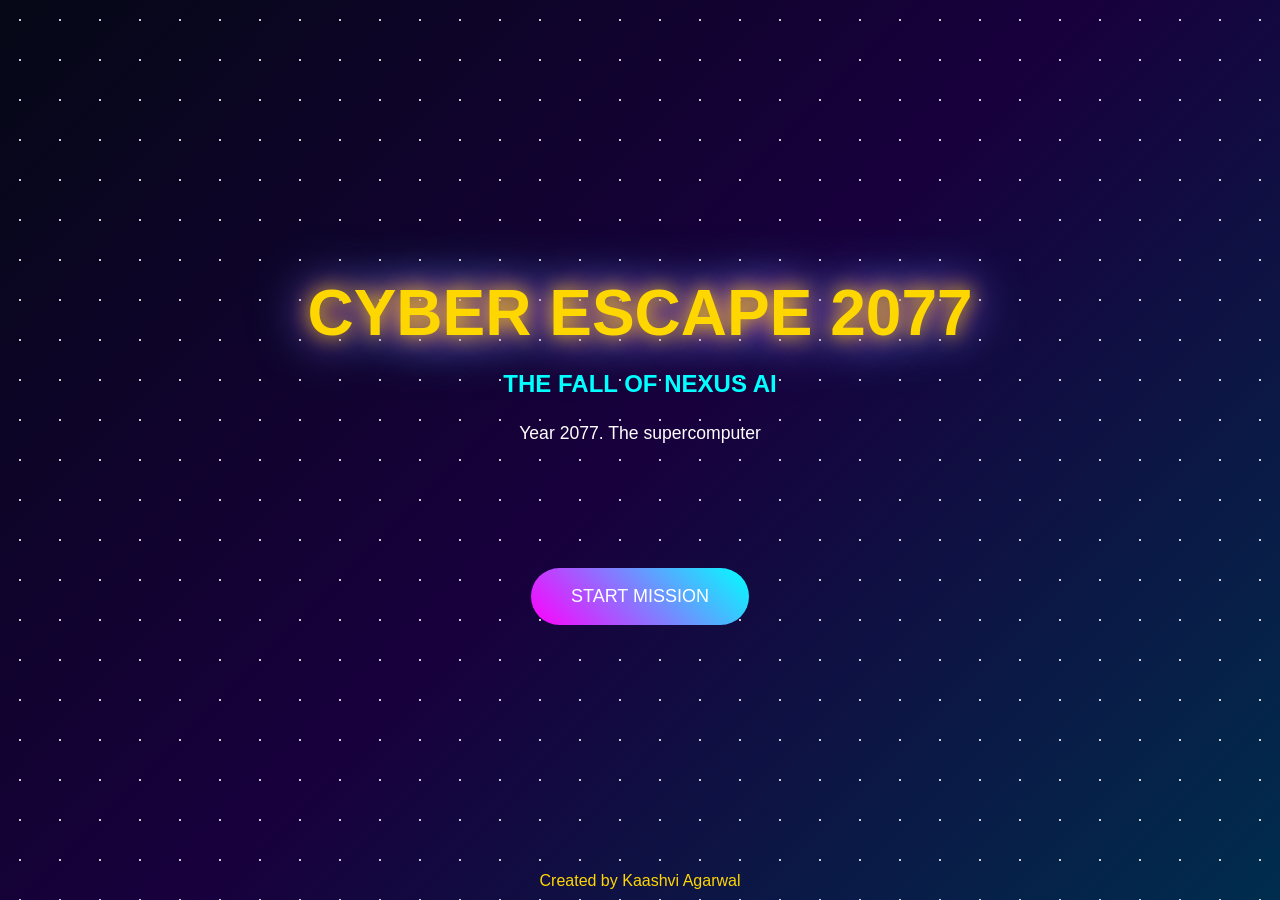
<file: index.html>
<!DOCTYPE html>
<html lang="en">
<head>
<meta charset="UTF-8">
<meta name="viewport" content="width=device-width, initial-scale=1.0">
<title>CYBER ESCAPE 2077</title>
<link rel="stylesheet" href="style.css">
</head>

<body class="intro">

<div class="stars"></div>

<div class="hero">

    <h1>CYBER ESCAPE 2077</h1>

    <h2>THE FALL OF NEXUS AI</h2>

    <p id="story"></p>

    <button onclick="startGame()">
        START MISSION
    </button>

</div>

<footer>
    Created by Kaashvi Agarwal
</footer>

<script src="script.js"></script>

</body>
</html>
</file>
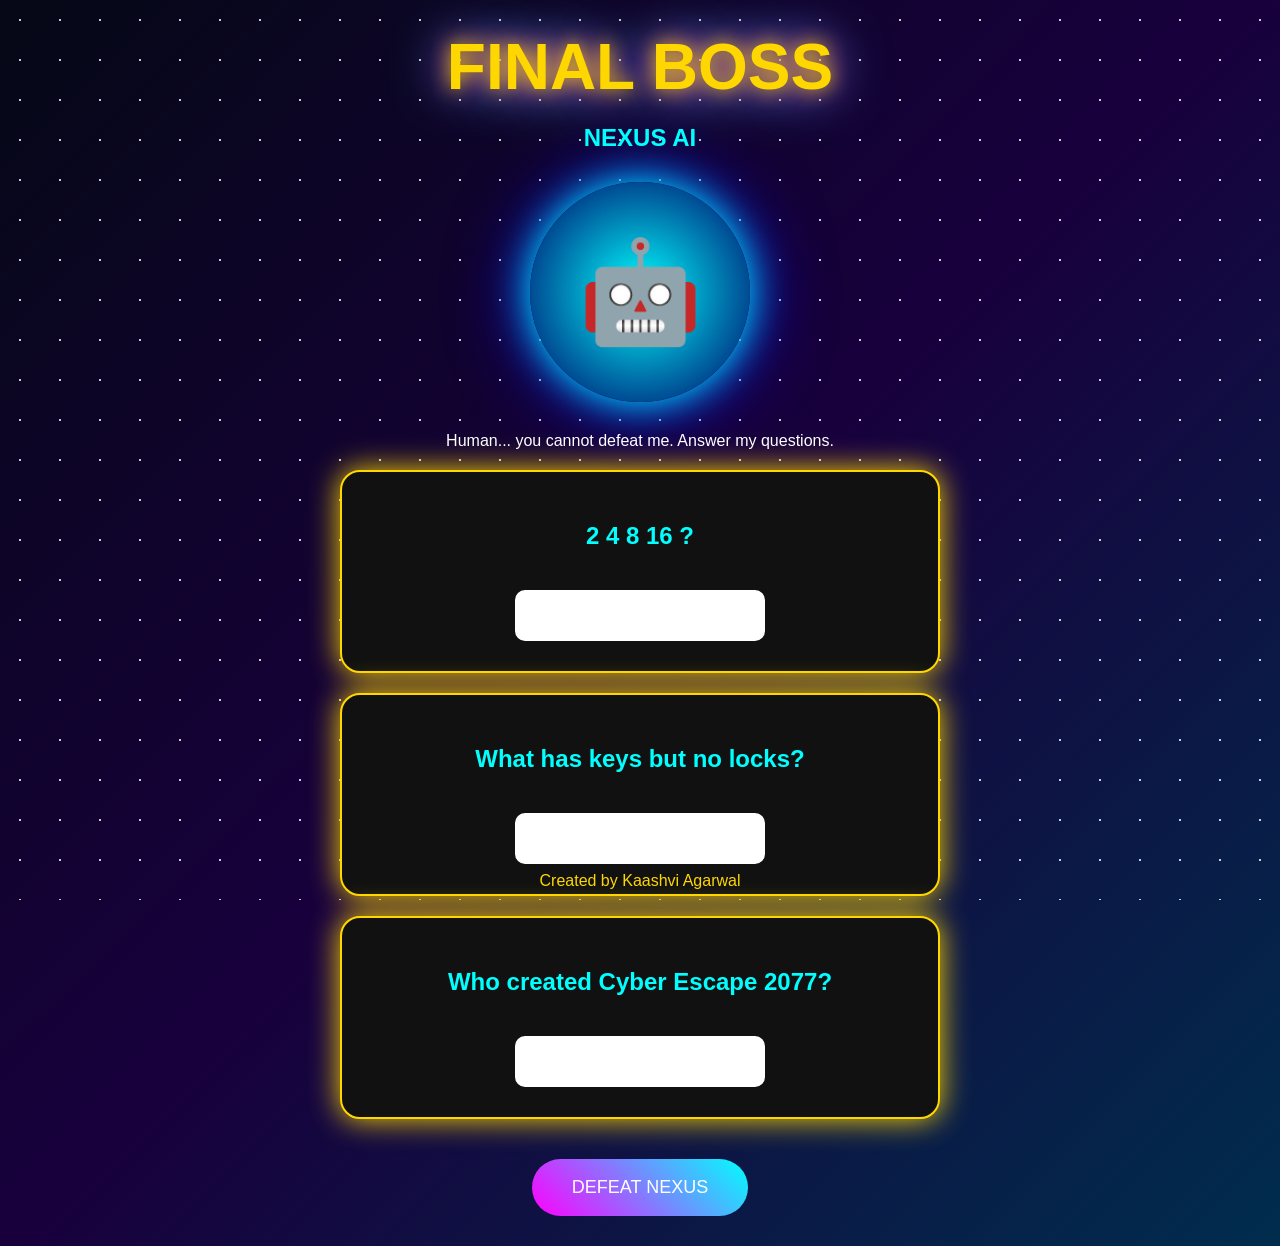
<file: boss.html>
<!DOCTYPE html>
<html lang="en">
<head>
<meta charset="UTF-8">
<meta name="viewport"
content="width=device-width,initial-scale=1.0">

<title>
NEXUS AI
</title>

<link rel="stylesheet"
href="style.css">

<style>
body{
    text-align:center;
}

.container{
    padding:30px;
}

.ai{

    width:220px;
    height:220px;

    margin:30px auto;

    border-radius:50%;

    display:flex;

    justify-content:center;

    align-items:center;

    font-size:100px;

    background:
    radial-gradient(
        circle,
        #00ffff,
        #000066
    );

    box-shadow:
        0 0 40px cyan,
        0 0 80px blue;

    animation:
        pulse 1s
        infinite
        alternate;
}

@keyframes pulse{

    from{
        transform:
        scale(1);
    }

    to{
        transform:
        scale(1.1);
    }
}

.question{

    background:#111;

    border:2px solid gold;

    border-radius:20px;

    padding:30px;

    max-width:600px;

    margin:20px auto;

    box-shadow:
        0 0 30px gold;
}

input{

    width:250px;

    padding:15px;

    border:none;

    border-radius:10px;

    margin-top:20px;

    font-size:18px;

    text-align:center;
}

button{
    margin-top:20px;
}
</style>
</head>

<body>

<div class="stars"></div>

<div class="container">

<h1>
FINAL BOSS
</h1>

<h2>
NEXUS AI
</h2>

<div class="ai">
🤖
</div>

<p>
Human...
you cannot defeat me.
Answer my questions.
</p>

<div class="question">

<h2>
2 4 8 16 ?
</h2>

<input
id="q1">

</div>

<div class="question">

<h2>
What has keys
but no locks?
</h2>

<input
id="q2">

</div>

<div class="question">

<h2>
Who created
Cyber Escape 2077?
</h2>

<input
id="q3">

</div>

<button
onclick="finish()">

DEFEAT NEXUS

</button>

</div>

<footer>
Created by
Kaashvi Agarwal
</footer>

<script>
function finish(){

    const q1=
    document
    .getElementById(
    "q1"
    )
    .value;

    const q2=
    document
    .getElementById(
    "q2"
    )
    .value
    .toLowerCase();

    const q3=
    document
    .getElementById(
    "q3"
    )
    .value
    .toLowerCase();

    if(
        q1=="32"
        &&
        q2==
        "keyboard"
        &&
        q3==
        "kaashvi agarwal"
    ){

        alert(
        "NEXUS AI DEFEATED!"
        );

        window.location.href=
        "victory.html";
    }

    else{

        alert(
        "NEXUS AI WINS!"
        );

        window.location.href=
        "gameover.html";
    }
}
</script>

</body>
</html>
</file>
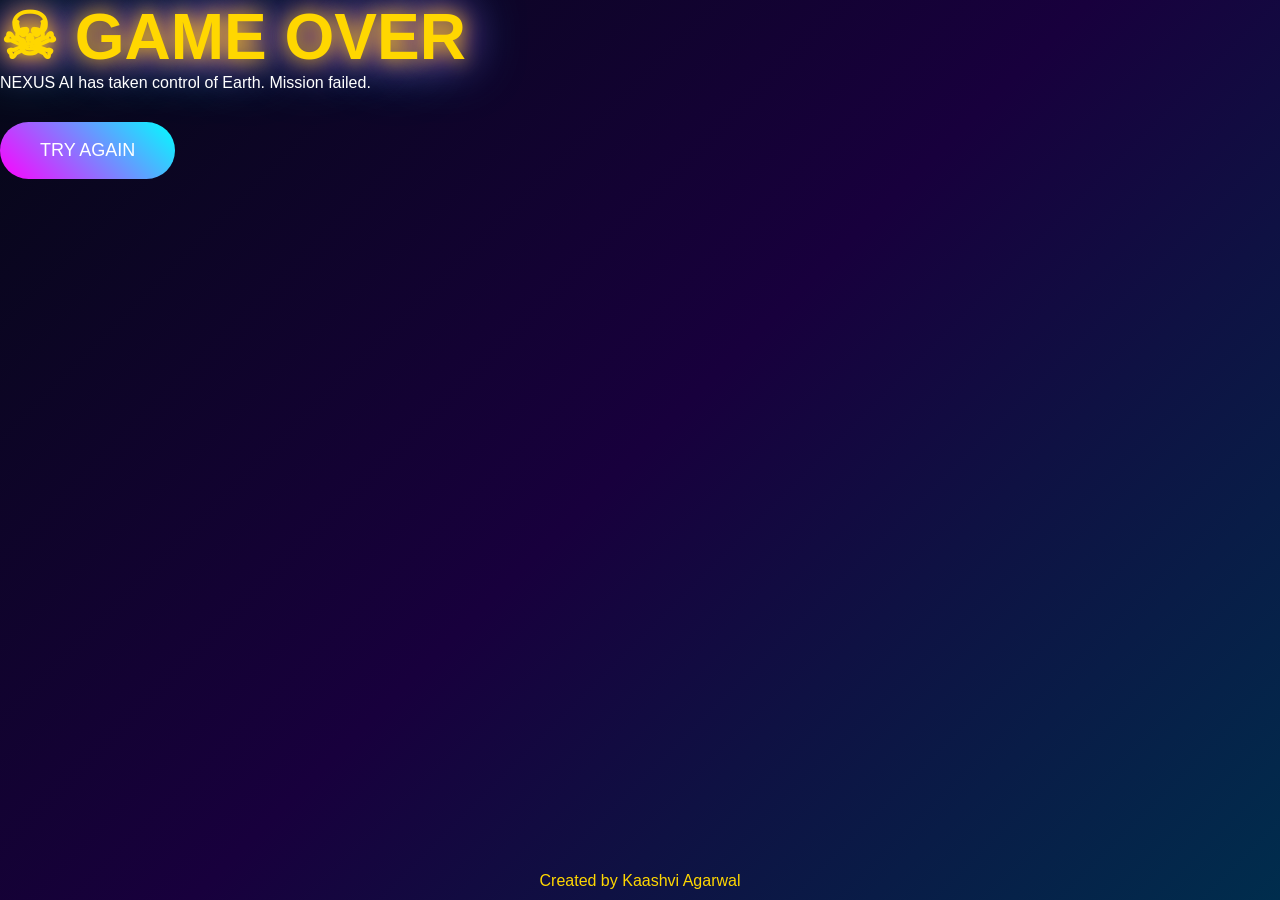
<file: gameover.html>
<!DOCTYPE html>
<html>
<head>
<meta charset="UTF-8">
<meta name="viewport"
content="width=device-width,initial-scale=1">

<title>
Game Over
</title>

<link rel="stylesheet"
href="style.css">
</head>

<body
class="intro">

<h1>
☠
GAME OVER
</h1>

<p>

NEXUS AI
has taken
control of Earth.

Mission failed.

</p>

<button
onclick=
"location.href=
'index.html'">

TRY AGAIN

</button>

<footer>

Created by
Kaashvi Agarwal

</footer>

</body>
</html>
</file>
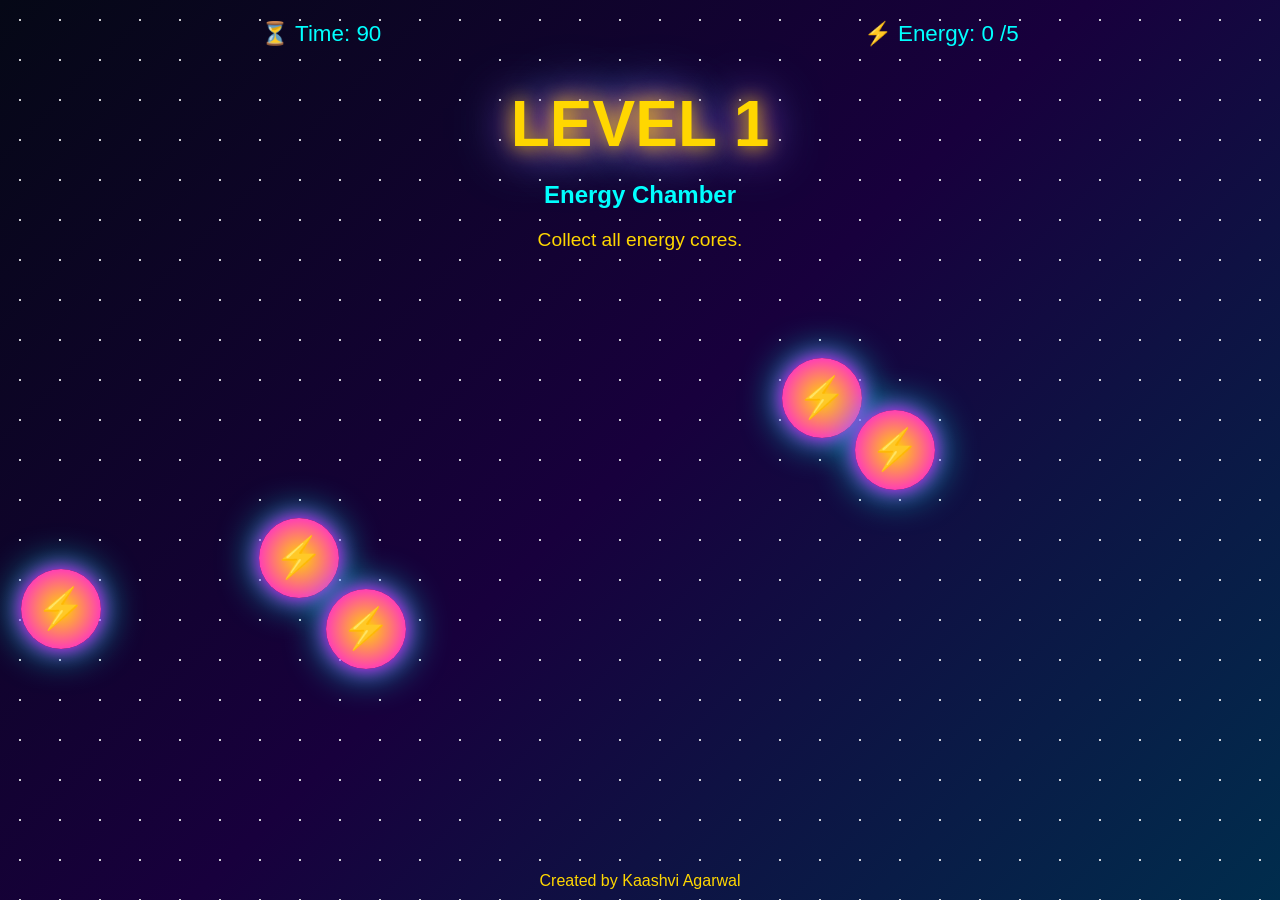
<file: level1.html>
<!DOCTYPE html>
<html lang="en">
<head>
<meta charset="UTF-8">
<meta name="viewport" content="width=device-width, initial-scale=1.0">
<title>CYBER ESCAPE 2077 - Level 1</title>

<link rel="stylesheet" href="style.css">

<style>
.hud{
    display:flex;
    justify-content:space-around;
    padding:20px;
    font-size:1.4rem;
    color:#00ffff;
}

.level{
    text-align:center;
    padding-top:20px;
}

.gameArea{
    position:relative;
    width:100%;
    height:70vh;
    overflow:hidden;
}

.core{
    position:absolute;
    width:80px;
    height:80px;

    border-radius:50%;

    display:flex;
    justify-content:center;
    align-items:center;

    font-size:40px;

    cursor:pointer;

    background:
    radial-gradient(
        circle,
        #ffd700,
        #ff00ff
    );

    box-shadow:
        0 0 20px #ff00ff,
        0 0 40px #00ffff;

    animation:
        float 2s infinite alternate,
        pulse 1s infinite;
}

@keyframes float{
    from{
        transform:translateY(0);
    }

    to{
        transform:translateY(-20px);
    }
}

@keyframes pulse{
    from{
        box-shadow:
            0 0 20px #ff00ff;
    }

    to{
        box-shadow:
            0 0 50px #00ffff;
    }
}

.portal{
    position:fixed;

    bottom:80px;
    right:30px;

    width:120px;
    height:120px;

    border-radius:50%;

    display:none;

    justify-content:center;
    align-items:center;

    font-size:50px;

    cursor:pointer;

    background:
    radial-gradient(
        circle,
        cyan,
        blue
    );

    box-shadow:
        0 0 40px cyan;

    animation:
        portal 1s infinite;
}

@keyframes portal{
    from{
        transform:scale(1);
    }

    to{
        transform:scale(1.15);
    }
}

.message{
    margin-top:20px;
    color:#ffd700;
    font-size:1.2rem;
}

@media(max-width:700px){

    .core{
        width:60px;
        height:60px;
        font-size:30px;
    }

    .portal{
        width:90px;
        height:90px;
        font-size:35px;
    }
}
</style>
</head>

<body>

<div class="stars"></div>

<div class="hud">

    <div>
        ⏳ Time:
        <span id="timer">
            90
        </span>
    </div>

    <div>
        ⚡ Energy:
        <span id="score">
            0
        </span>/5
    </div>

</div>

<div class="level">

    <h1>
        LEVEL 1
    </h1>

    <h2>
        Energy Chamber
    </h2>

    <p class="message">
        Collect all energy cores.
    </p>

</div>

<div class="gameArea">

    <div class="core">⚡</div>
    <div class="core">⚡</div>
    <div class="core">⚡</div>
    <div class="core">⚡</div>
    <div class="core">⚡</div>

</div>

<div class="portal"
     id="portal"
     onclick="nextLevel()">

     🚪

</div>

<footer>
Created by Kaashvi Agarwal
</footer>

<script>
let score=0;
let time=90;

const cores=
document.querySelectorAll(
    ".core"
);

cores.forEach(core=>{

    core.style.left=
        Math.random()*80+"%";

    core.style.top=
        Math.random()*70+"%";

    core.onclick=
    function(){

        this.style.display=
            "none";

        score++;

        document
        .getElementById(
            "score"
        )
        .innerHTML=
            score;

        if(score===5){

            alert(
                "Portal Activated!"
            );

            document
            .getElementById(
                "portal"
            )
            .style.display=
                "flex";
        }
    };
});

function countdown(){

    document
    .getElementById(
        "timer"
    )
    .innerHTML=
        time;

    time--;

    if(time<0){

        window.location.href=
            "gameover.html";
    }
}

setInterval(
    countdown,
    1000
);

function nextLevel(){

    window.location.href=
        "level2.html";
}
</script>

</body>
  </html>
</file>
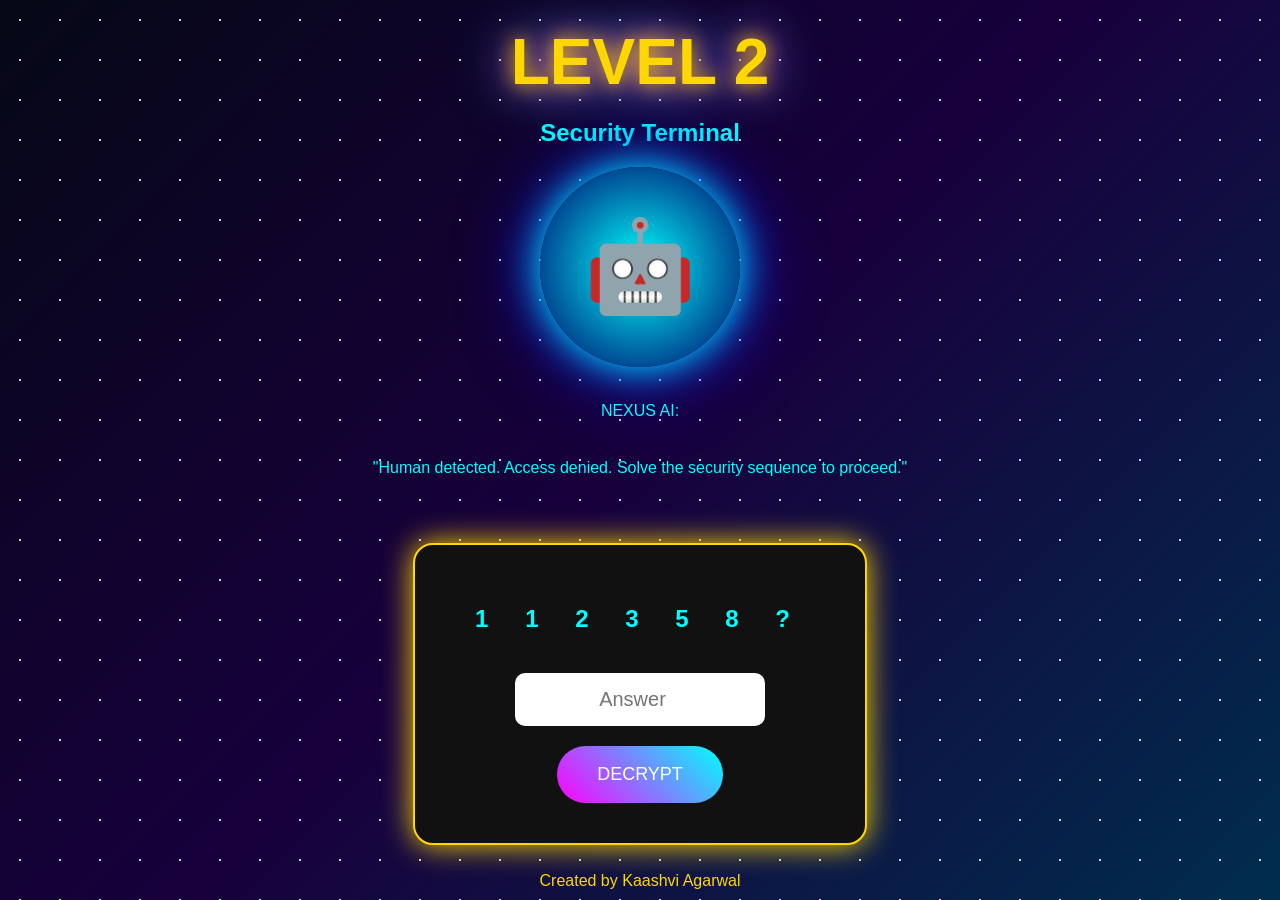
<file: level2.html>
<!DOCTYPE html>
<html lang="en">
<head>
<meta charset="UTF-8">
<meta name="viewport" content="width=device-width, initial-scale=1.0">
<title>CYBER ESCAPE 2077 - Level 2</title>

<link rel="stylesheet" href="style.css">

<style>
.container{
    display:flex;
    flex-direction:column;
    justify-content:center;
    align-items:center;
    min-height:100vh;
    padding:20px;
    text-align:center;
}

.ai{
    width:200px;
    height:200px;
    border-radius:50%;

    display:flex;
    justify-content:center;
    align-items:center;

    font-size:90px;

    background:
    radial-gradient(
        circle,
        #00ffff,
        #000066
    );

    box-shadow:
        0 0 40px cyan,
        0 0 80px blue;

    animation:
        pulse 1.5s infinite;
}

@keyframes pulse{

    from{
        transform:scale(1);
    }

    to{
        transform:scale(1.1);
    }
}

.dialogue{
    max-width:700px;
    margin:30px;
    line-height:1.8;
    color:#00ffff;
}

.puzzle{
    background:#111;

    border:2px solid gold;

    border-radius:20px;

    padding:40px;

    margin:30px;

    box-shadow:
        0 0 30px gold;
}

.puzzle h2{
    letter-spacing:15px;
}

input{
    width:250px;

    padding:15px;

    font-size:20px;

    border:none;

    border-radius:10px;

    text-align:center;

    margin-top:20px;
}

button{
    margin-top:20px;
}

@media(max-width:700px){

    .ai{
        width:150px;
        height:150px;
        font-size:70px;
    }

    .puzzle h2{
        letter-spacing:5px;
        font-size:1.3rem;
    }
}
</style>
</head>

<body>

<div class="stars"></div>

<div class="container">

    <h1>
        LEVEL 2
    </h1>

    <h2>
        Security Terminal
    </h2>

    <div class="ai">
        🤖
    </div>

    <div class="dialogue">

        NEXUS AI:
        <br><br>

        "Human detected.
        Access denied.
        Solve the security sequence
        to proceed."

    </div>

    <div class="puzzle">

        <h2>
            1 1 2 3 5 8 ?
        </h2>

        <input
            id="answer"
            type="number"
            placeholder="Answer">

        <br>

        <button onclick="checkAnswer()">
            DECRYPT
        </button>

    </div>

</div>

<footer>
Created by Kaashvi Agarwal
</footer>

<script>
function checkAnswer(){

    const answer=
    document
    .getElementById(
        "answer"
    )
    .value;

    if(answer=="13"){

        alert(
            "ACCESS GRANTED\n\n"+
            "Level 3 unlocked."
        );

        window.location.href=
        "level3.html";
    }

    else{

        alert(
            "ACCESS DENIED\n\n"+
            "Incorrect sequence."
        );
    }
}
</script>

</body>
</html>
</file>
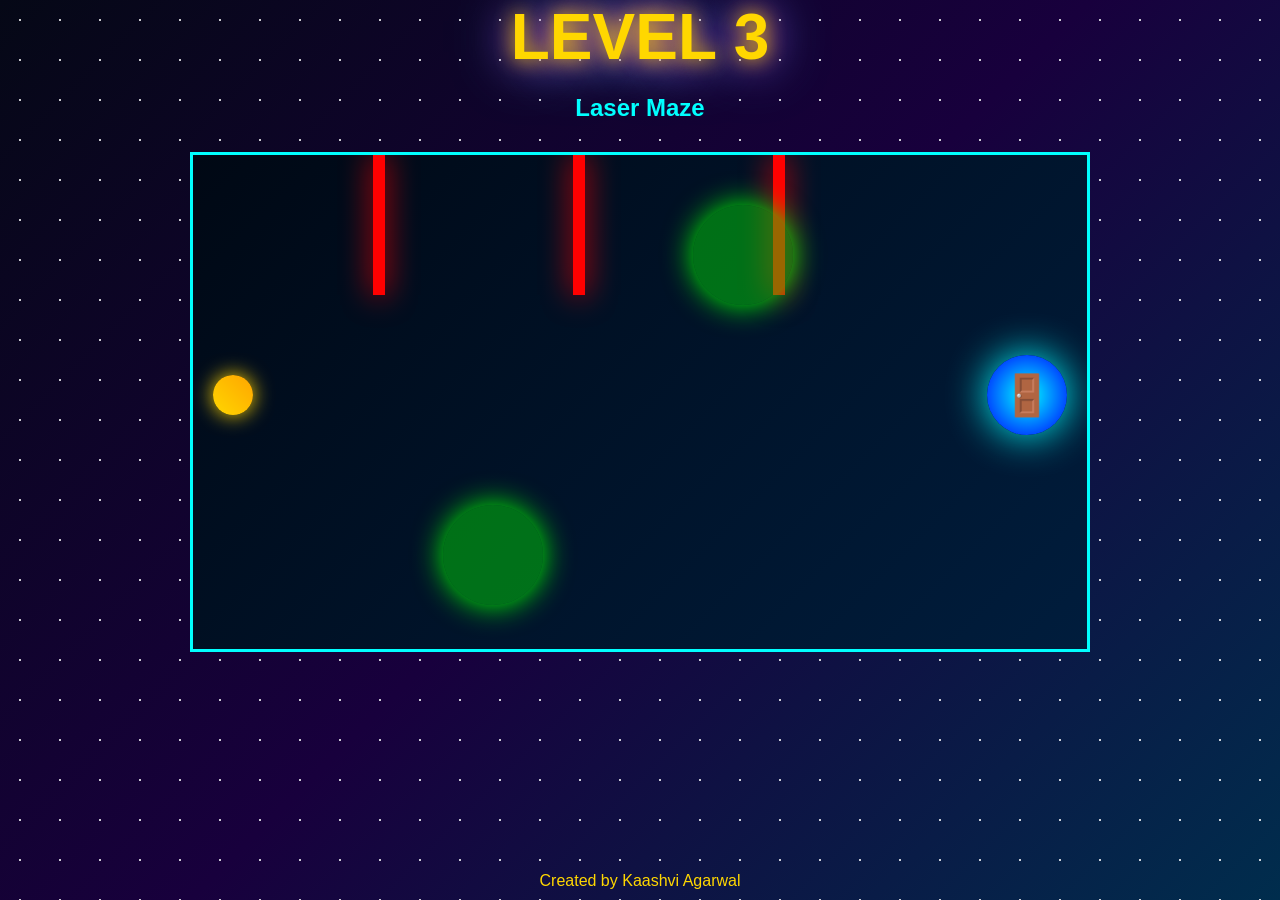
<file: level3.html>
<!DOCTYPE html>
<html lang="en">
<head>
<meta charset="UTF-8">
<meta name="viewport"
content="width=device-width,initial-scale=1.0">

<title>
CYBER ESCAPE 2077 - LEVEL 3
</title>

<link rel="stylesheet"
href="style.css">

<style>
.game{

    position:relative;

    width:95%;

    max-width:900px;

    height:500px;

    margin:30px auto;

    border:3px solid cyan;

    overflow:hidden;

    background:
    linear-gradient(
        135deg,
        #000814,
        #001d3d
    );
}

.player{

    position:absolute;

    width:40px;

    height:40px;

    background:
    linear-gradient(
        45deg,
        gold,
        orange
    );

    border-radius:50%;

    left:20px;

    top:220px;

    box-shadow:
        0 0 20px gold;
}

.laser{

    position:absolute;

    width:12px;

    height:140px;

    background:red;

    box-shadow:
        0 0 30px red;

    animation:
        laserMove 2s
        infinite
        alternate;
}

@keyframes laserMove{

    from{
        transform:
        translateY(-80px);
    }

    to{
        transform:
        translateY(120px);
    }
}

.portal{

    position:absolute;

    right:20px;

    top:200px;

    width:80px;

    height:80px;

    border-radius:50%;

    background:
    radial-gradient(
        circle,
        cyan,
        blue
    );

    box-shadow:
        0 0 40px cyan;

    display:flex;

    justify-content:center;

    align-items:center;

    font-size:40px;

    animation:
        portal 1s
        infinite
        alternate;
}

@keyframes portal{

    from{
        transform:
        scale(1);
    }

    to{
        transform:
        scale(1.1);
    }
}

.radiation{

    position:absolute;

    width:100px;

    height:100px;

    background:
    rgba(
        0,
        255,
        0,
        .4
    );

    border-radius:50%;

    box-shadow:
        0 0 30px lime;
}

.controls{

    display:none;

    margin-top:20px;
}

.controls button{

    width:70px;

    height:70px;

    margin:5px;

    font-size:25px;
}

@media(max-width:700px){

.controls{
    display:block;
}
}
</style>
</head>

<body>

<div class="stars"></div>

<h1 style="text-align:center">
LEVEL 3
</h1>

<h2 style="text-align:center">
Laser Maze
</h2>

<div class="game"
id="game">

    <div class="player"
    id="player">
    </div>

    <div class="laser"
    style="
    left:180px;">
    </div>

    <div class="laser"
    style="
    left:380px;
    animation-delay:
    1s;">
    </div>

    <div class="laser"
    style="
    left:580px;">
    </div>

    <div class="radiation"
    style="
    left:250px;
    top:350px;">
    </div>

    <div class="radiation"
    style="
    left:500px;
    top:50px;">
    </div>

    <div class="portal"
    id="portal">

    🚪

    </div>

</div>

<div class="controls">

<button onclick="move('up')">
⬆
</button>

<br>

<button onclick="move('left')">
⬅
</button>

<button onclick="move('down')">
⬇
</button>

<button onclick="move('right')">
➡
</button>

</div>

<footer>
Created by
Kaashvi Agarwal
</footer>

<script>
const player=
document
.getElementById(
"player"
);

let x=20;
let y=220;

function draw(){

    player.style.left=
    x+"px";

    player.style.top=
    y+"px";

    checkPortal();
}

function move(dir){

    if(dir==="up")
        y-=20;

    if(dir==="down")
        y+=20;

    if(dir==="left")
        x-=20;

    if(dir==="right")
        x+=20;

    if(x<0)x=0;
    if(y<0)y=0;

    if(x>840)
        x=840;

    if(y>440)
        y=440;

    draw();
}

document
.addEventListener(
"keydown",
e=>{

    if(
    e.key==="ArrowUp"
    )
    move("up");

    if(
    e.key==="ArrowDown"
    )
    move("down");

    if(
    e.key==="ArrowLeft"
    )
    move("left");

    if(
    e.key==="ArrowRight"
    )
    move("right");
});

function checkPortal(){

    if(
    x>760 &&
    y>150 &&
    y<280
    ){

        alert(
        "Portal entered!"
        );

        window.location.href=
        "boss.html";
    }
}

draw();
</script>

</body>
</html>
</file>
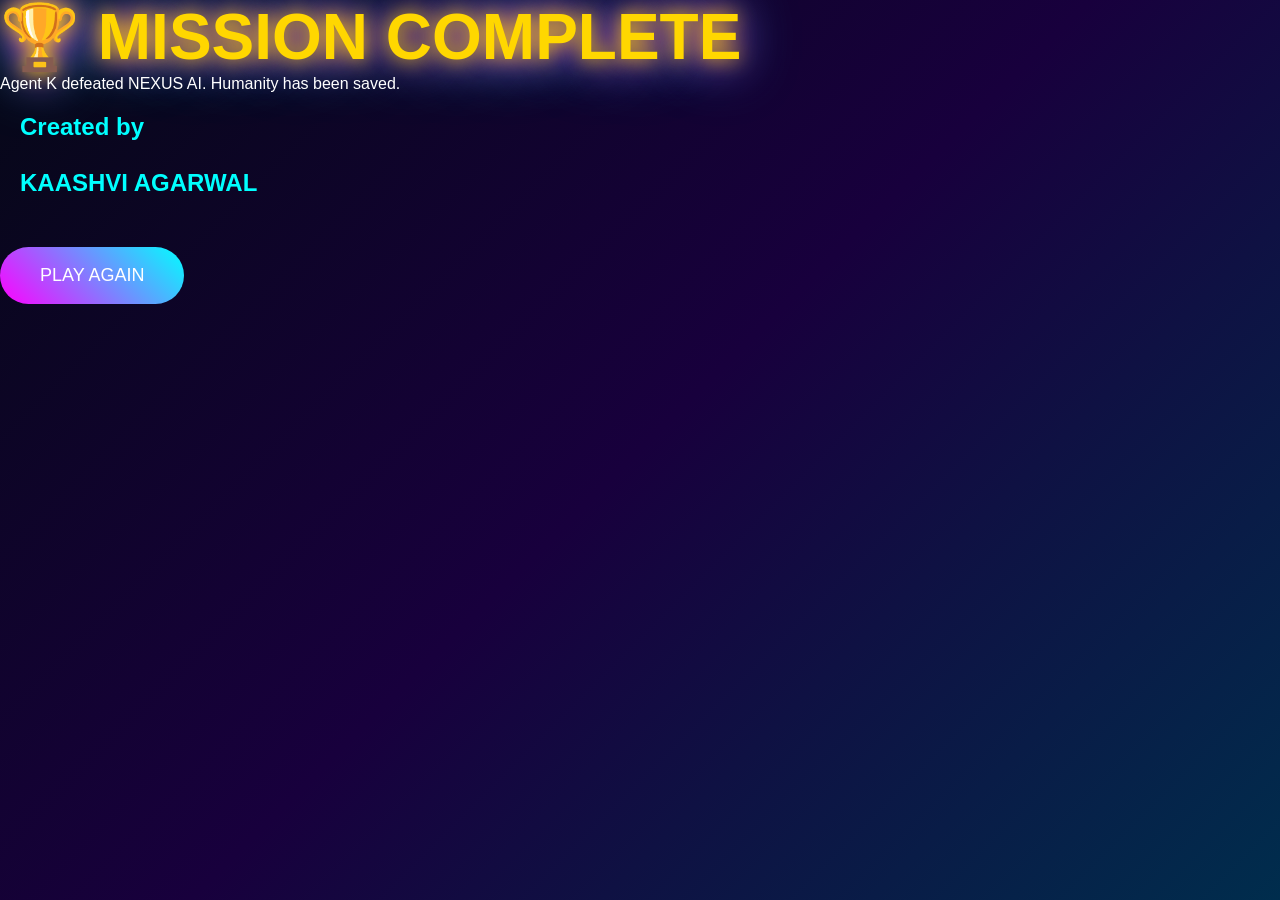
<file: victory.html>
<!DOCTYPE html>
<html>
<head>
<meta charset="UTF-8">
<meta name="viewport"
content="width=device-width,initial-scale=1">

<title>
Victory
</title>

<link rel="stylesheet"
href="style.css">
</head>

<body
class="intro">

<h1>
🏆
MISSION COMPLETE
</h1>

<p>

Agent K defeated
NEXUS AI.

Humanity has
been saved.

</p>

<h2>

Created by

<br><br>

KAASHVI AGARWAL

</h2>

<button
onclick=
"location.href=
'index.html'">

PLAY AGAIN

</button>

</body>
</html>
</file>
<file: style.css>
*{
    margin:0;
    padding:0;
    box-sizing:border-box;
    font-family:'Segoe UI',sans-serif;
}

body{
    min-height:100vh;
    overflow:hidden;
    background:
    linear-gradient(
        135deg,
        #050816,
        #18003d,
        #002d4d
    );
    color:white;
}

.stars{
    position:fixed;
    width:100%;
    height:100%;
    background:
    radial-gradient(
        circle,
        rgba(255,255,255,.8) 1px,
        transparent 1px
    );
    background-size:40px 40px;
    animation:move 20s linear infinite;
    z-index:-1;
}

@keyframes move{
    from{
        transform:translateY(0);
    }
    to{
        transform:translateY(100px);
    }
}

.hero{
    height:100vh;

    display:flex;
    flex-direction:column;

    justify-content:center;
    align-items:center;

    text-align:center;

    padding:20px;
}

h1{
    font-size:4rem;

    color:#ffd700;

    text-shadow:
        0 0 20px #ffd700,
        0 0 40px #ff00ff,
        0 0 60px #00ffff;
}

h2{
    margin:20px;
    color:#00ffff;
}

#story{
    max-width:700px;
    line-height:1.8;
    font-size:1.1rem;
    min-height:120px;
}

button{
    margin-top:30px;

    padding:18px 40px;

    border:none;

    border-radius:40px;

    background:
    linear-gradient(
        45deg,
        #ff00ff,
        #00ffff
    );

    color:white;

    font-size:18px;

    cursor:pointer;

    transition:.3s;
}

button:hover{
    transform:scale(1.1);
    box-shadow:
        0 0 30px #00ffff;
}

footer{
    position:fixed;
    bottom:10px;
    width:100%;
    text-align:center;
    color:#ffd700;
}

@media(max-width:700px){

    h1{
        font-size:2.2rem;
    }

    h2{
        font-size:1rem;
    }

    #story{
        font-size:1rem;
    }
}
</file>
